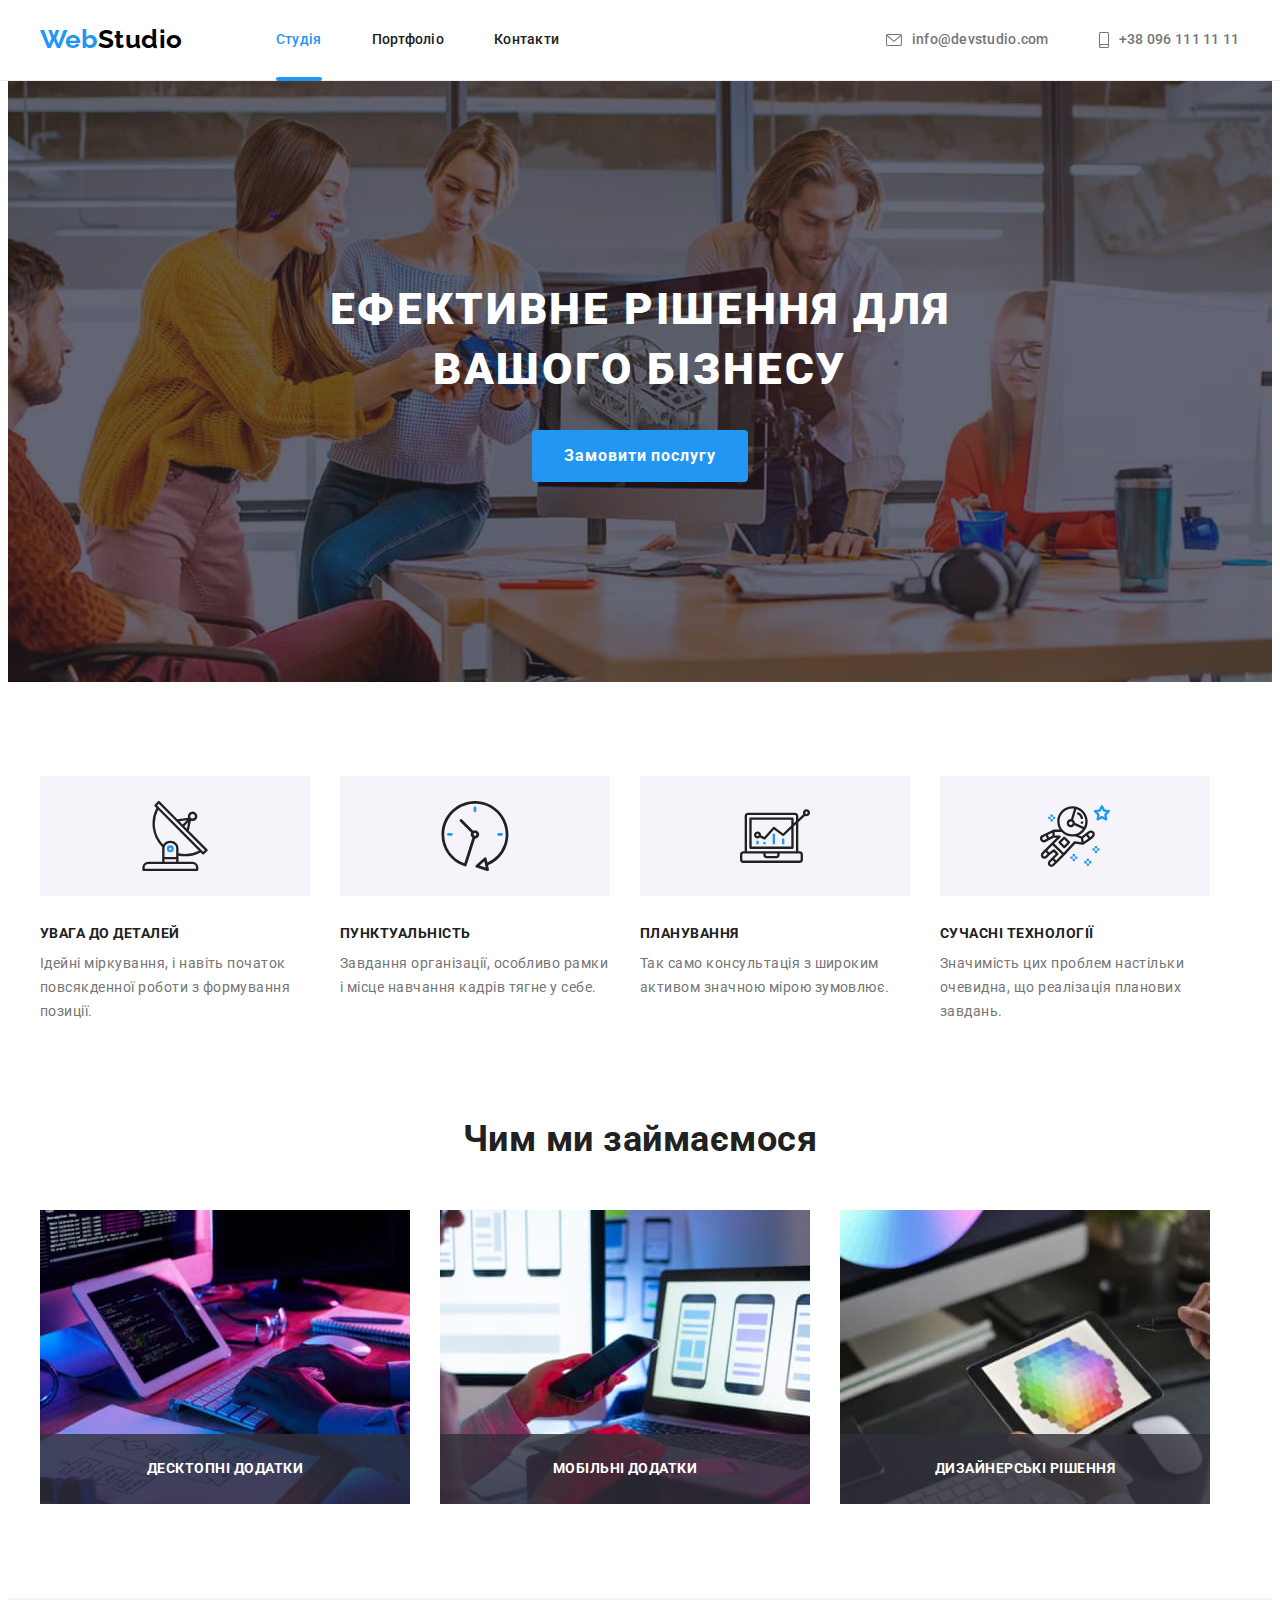
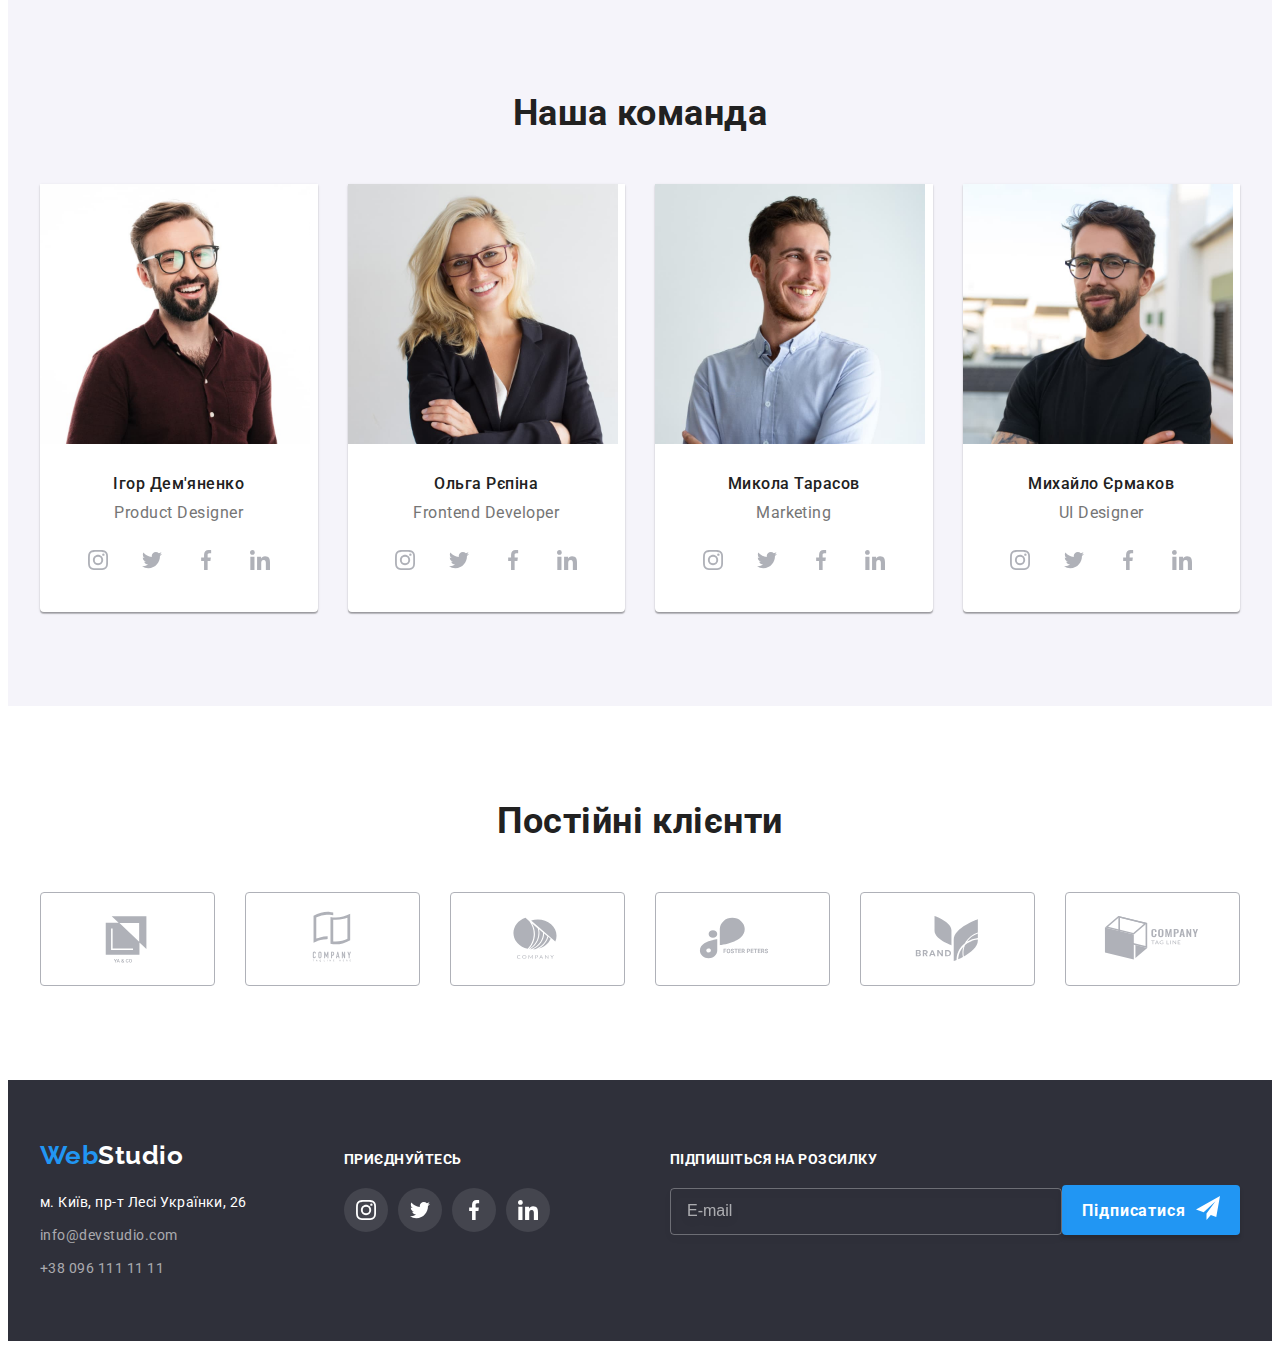
<file: index.html>
<!DOCTYPE html>
<html lang="uk">
  <head>
    <meta charset="UTF-8" />
    <meta http-equiv="X-UA-Compatible" content="IE=edge" />
    <meta name="viewport" content="width=<device-width>, initial-scale=1.0" />
    <title>WebStudio</title>
    <link rel="preconnect" href="https://fonts.googleapis.com" />
    <link rel="preconnect" href="https://fonts.gstatic.com" crossorigin />
    <link
      rel="stylesheet"
      href="https://cdnjs.cloudflare.com/ajax/libs/modern-normalize/1.1.0/modern-normalize.min.css"
      integrity="sha512-wpPYUAdjBVSE4KJnH1VR1HeZfpl1ub8YT/NKx4PuQ5NmX2tKuGu6U/JRp5y+Y8XG2tV+wKQpNHVUX03MfMFn9Q=="
      crossorigin="anonymous"
      referrerpolicy="no-referrer"
    />
    <link
      href="https://fonts.googleapis.com/css2?family=Raleway:wght@700&family=Roboto:wght@400;500;700;900&display=swap"
      rel="stylesheet"
    />
    <link rel="stylesheet" href="./css/styles.css" />
  </head>
  <body class="page">
    <header class="header">
      <div class="container">
        <nav class="header-nav">
          <a href="./index.html" lang="en" class="logo-header">
            <span class="logo-blue">Web</span>Studio
          </a>
          <ul class="site-nav">
            <li class="item">
              <a href="./index.html" class="link current">Студія</a>
            </li>
            <li class="item">
              <a href="./portfolio.html" class="link">Портфоліо</a>
            </li>
            <li class="item">
              <a href="" class="link">Контакти</a>
            </li>
          </ul>
        </nav>
        <ul class="contacts">
          <li class="contacts-item">
            <a href="mailto:info@devstudio.com" class="link"
              ><svg class="icon-contacts" width="16" height="12">
                <use href="./images/symbol-defs.svg#icon-envelope"></use></svg
              ><span>info@devstudio.com</span></a
            >
          </li>
          <li class="contacts-item">
            <a href="tel:+380961111111" class="link"
              ><svg class="icon-contacts" width="10" height="16">
                <use href="./images/symbol-defs.svg#icon-smartphone"></use></svg
              ><span>+38 096 111 11 11</span></a
            >
          </li>
        </ul>
      </div>
    </header>
    <main>
      <!-- Блок герой-->
      <section class="hero">
        <h1 class="hero-title">Ефективне рішення для вашого бізнесу</h1>
        <button type="button" class="button hero-button" data-modal-open>Замовити послугу</button>
      </section>

      <!--Особливості-->
      <section class="section">
        <div class="container">
          <h2 class="visually-hidden">Особливості</h2>
          <ul class="feature">
            <li class="item">
              <div class="icon-container">
                <svg width="70" height="70">
                  <use href="./images/symbol-defs.svg#icon-antenna"></use>
                </svg>
              </div>
              <h3 class="feature-title">Увага до деталей</h3>
              <p class="feature-text">
                Ідейні міркування, і навіть початок повсякденної роботи з формування позиції.
              </p>
            </li>
            <li class="item">
              <div class="icon-container">
                <svg width="70" height="70">
                  <use href="./images/symbol-defs.svg#icon-clock"></use>
                </svg>
              </div>
              <h3 class="feature-title">Пунктуальність</h3>
              <p class="feature-text">
                Завдання організації, особливо рамки і місце навчання кадрів тягне у себе.
              </p>
            </li>
            <li class="item">
              <div class="icon-container">
                <svg width="70" height="70">
                  <use href="./images/symbol-defs.svg#icon-diagram"></use>
                </svg>
              </div>
              <h3 class="feature-title">Планування</h3>
              <p class="feature-text">
                Так само консультація з широким активом значною мірою зумовлює.
              </p>
            </li>
            <li class="item">
              <div class="icon-container">
                <svg width="70" height="70">
                  <use href="./images/symbol-defs.svg#icon-astronaut"></use>
                </svg>
              </div>
              <h3 class="feature-title">Сучасні технології</h3>
              <p class="feature-text">
                Значимість цих проблем настільки очевидна, що реалізація планових завдань.
              </p>
            </li>
          </ul>
        </div>
      </section>
      <!--Блок з фото, чим ми займаємось-->
      <section class="section no-padding">
        <div class="container">
          <h2 class="section-title">Чим ми займаємося</h2>
          <ul class="feature">
            <li class="we-do-item">
              <img src="./images/box.jpg" alt="Декстопні додатки" width="370" height="294" />
              <p class="we-do-paragraf">Десктопні додатки</p>
            </li>
            <li class="we-do-item">
              <img src="./images/box2.jpg" alt="Мобільні додатки" width="370" height="294" />
              <p class="we-do-paragraf">Мобільні додатки</p>
            </li>
            <li class="we-do-item">
              <img src="./images/box3.jpg" alt="Дизайнерські рішення" width="370" height="294" />
              <p class="we-do-paragraf">Дизайнерські рішення</p>
            </li>
          </ul>
        </div>
      </section>
      <!--Фото команди-->
      <section class="section comand">
        <div class="container">
          <h2 class="section-title">Наша команда</h2>
          <ul class="comand-list">
            <li class="comand-item">
              <img
                src="./images/img1.jpg"
                alt="Ігор Дем'яненко Дизайнер"
                width="270"
                height="260"
              />
              <div class="about-comand">
                <h3 class="name-comand">Ігор Дем'яненко</h3>
                <p lang="en" class="work-comand">Product Designer</p>
                <ul class="social-list">
                  <li class="social-item">
                    <a href="" class="social-link">
                      <svg class="social-icon" width="20" height="20">
                        <use href="./images/symbol-defs.svg#icon-instagram"></use>
                      </svg>
                    </a>
                  </li>
                  <li class="social-item">
                    <a href="" class="social-link">
                      <svg class="social-icon" width="20" height="20">
                        <use href="./images/symbol-defs.svg#icon-twitter"></use>
                      </svg>
                    </a>
                  </li>
                  <li class="social-item">
                    <a href="" class="social-link">
                      <svg class="social-icon" width="20" height="20">
                        <use href="./images/symbol-defs.svg#icon-facebook"></use>
                      </svg>
                    </a>
                  </li>
                  <li class="social-item">
                    <a href="" class="social-link">
                      <svg class="social-icon" width="20" height="20">
                        <use href="./images/symbol-defs.svg#icon-linkedin"></use>
                      </svg>
                    </a>
                  </li>
                </ul>
              </div>
            </li>
            <li class="comand-item">
              <img
                src="./images/img2.jpg"
                alt="Ольга Рєпіна Фронтенд розробник"
                width="270"
                height="260"
              />
              <div class="about-comand">
                <h3 class="name-comand">Ольга Рєпіна</h3>
                <p lang="en" class="work-comand">Frontend Developer</p>
                <ul class="social-list">
                  <li class="social-item">
                    <a href="" class="social-link">
                      <svg class="social-icon" width="20" height="20">
                        <use href="./images/symbol-defs.svg#icon-instagram"></use>
                      </svg>
                    </a>
                  </li>
                  <li class="social-item">
                    <a href="" class="social-link">
                      <svg class="social-icon" width="20" height="20">
                        <use href="./images/symbol-defs.svg#icon-twitter"></use>
                      </svg>
                    </a>
                  </li>
                  <li class="social-item">
                    <a href="" class="social-link">
                      <svg class="social-icon" width="20" height="20">
                        <use href="./images/symbol-defs.svg#icon-facebook"></use>
                      </svg>
                    </a>
                  </li>
                  <li class="social-item">
                    <a href="" class="social-link">
                      <svg class="social-icon" width="20" height="20">
                        <use href="./images/symbol-defs.svg#icon-linkedin"></use>
                      </svg>
                    </a>
                  </li>
                </ul>
              </div>
            </li>
            <li class="comand-item">
              <img
                src="./images/img3.jpg"
                alt="Микола Тарасов Маркетолог"
                width="270"
                height="260"
              />
              <div class="about-comand">
                <h3 class="name-comand">Микола Тарасов</h3>
                <p lang="en" class="work-comand">Marketing</p>
                <ul class="social-list">
                  <li class="social-item">
                    <a href="" class="social-link">
                      <svg class="social-icon" width="20" height="20">
                        <use href="./images/symbol-defs.svg#icon-instagram"></use>
                      </svg>
                    </a>
                  </li>
                  <li class="social-item">
                    <a href="" class="social-link">
                      <svg class="social-icon" width="20" height="20">
                        <use href="./images/symbol-defs.svg#icon-twitter"></use>
                      </svg>
                    </a>
                  </li>
                  <li class="social-item">
                    <a href="" class="social-link">
                      <svg class="social-icon" width="20" height="20">
                        <use href="./images/symbol-defs.svg#icon-facebook"></use>
                      </svg>
                    </a>
                  </li>
                  <li class="social-item">
                    <a href="" class="social-link">
                      <svg class="social-icon" width="20" height="20">
                        <use href="./images/symbol-defs.svg#icon-linkedin"></use>
                      </svg>
                    </a>
                  </li>
                </ul>
              </div>
            </li>
            <li class="comand-item">
              <img
                src="./images/img4.jpg"
                alt="Михайло Єрмаков Юі Дизайнер"
                width="270"
                height="260"
              />
              <div class="about-comand">
                <h3 class="name-comand">Михайло Єрмаков</h3>
                <p lang="en" class="work-comand">UI Designer</p>
                <ul class="social-list">
                  <li class="social-item">
                    <a href="" class="social-link">
                      <svg class="social-icon" width="20" height="20">
                        <use href="./images/symbol-defs.svg#icon-instagram"></use>
                      </svg>
                    </a>
                  </li>
                  <li class="social-item">
                    <a href="" class="social-link">
                      <svg class="social-icon" width="20" height="20">
                        <use href="./images/symbol-defs.svg#icon-twitter"></use>
                      </svg>
                    </a>
                  </li>
                  <li class="social-item">
                    <a href="" class="social-link">
                      <svg class="social-icon" width="20" height="20">
                        <use href="./images/symbol-defs.svg#icon-facebook"></use>
                      </svg>
                    </a>
                  </li>
                  <li class="social-item">
                    <a href="" class="social-link">
                      <svg class="social-icon" width="20" height="20">
                        <use href="./images/symbol-defs.svg#icon-linkedin"></use>
                      </svg>
                    </a>
                  </li>
                </ul>
              </div>
            </li>
          </ul>
        </div>
      </section>
      <!-- Постійні клієнти -->
      <section class="section">
        <div class="container">
          <h2 class="section-title">Постійні клієнти</h2>
          <ul class="clients-list">
            <li class="clients-item">
              <a href="" class="clients-link"
                ><svg class="company-icon" width="106" height="60">
                  <use href="./images/symbol-defs.svg#icon-company1"></use>
                </svg>
              </a>
            </li>
            <li class="clients-item">
              <a href="" class="clients-link"
                ><svg class="company-icon" width="106" height="60">
                  <use href="./images/symbol-defs.svg#icon-company2"></use>
                </svg>
              </a>
            </li>
            <li class="clients-item">
              <a href="" class="clients-link"
                ><svg class="company-icon" width="106" height="60">
                  <use href="./images/symbol-defs.svg#icon-company3"></use>
                </svg>
              </a>
            </li>
            <li class="clients-item">
              <a href="" class="clients-link"
                ><svg class="company-icon" width="106" height="60">
                  <use href="./images/symbol-defs.svg#icon-company4"></use>
                </svg>
              </a>
            </li>
            <li class="clients-item">
              <a href="" class="clients-link"
                ><svg class="company-icon" width="106" height="60">
                  <use href="./images/symbol-defs.svg#icon-company5"></use>
                </svg>
              </a>
            </li>
            <li class="clients-item">
              <a href="" class="clients-link"
                ><svg class="company-icon" width="106" height="60">
                  <use href="./images/symbol-defs.svg#icon-company6"></use>
                </svg>
              </a>
            </li>
          </ul>
        </div>
      </section>
    </main>
    <footer class="page-footer">
      <div class="container">
        <div class="footer-adress">
          <a href="./index.html" lang="en" class="footer-logo">
            <span class="logo-blue">Web</span>Studio
          </a>
          <address class="adress">
            <ul class="adress-list">
              <li class="adress-item">
                <a
                  href="https://www.google.com/maps/place/%D0%B1%D1%83%D0%BB%D1%8C%D0%B2%D0%B0%D1%80+%D0%9B%D0%B5%D1%81%D1%96+%D0%A3%D0%BA%D1%80%D0%B0%D1%97%D0%BD%D0%BA%D0%B8,+26,+%D0%9A%D0%B8%D1%97%D0%B2,+%D0%A3%D0%BA%D1%80%D0%B0%D1%97%D0%BD%D0%B0,+02000/@50.4265807,30.5361971,17z/data=!3m1!4b1!4m5!3m4!1s0x40d4cf0e033ecbe9:0x57a4dffefec77da0!8m2!3d50.4265807!4d30.5383858?hl=uk"
                  target="_blank"
                  rel="noopener noreferrer nofollow"
                  class="adress-link"
                >
                  м. Київ, пр-т Лесі Українки, 26
                </a>
              </li>
              <li class="adress-item">
                <a href="mailto:info@devstudio.com" class="footer-contacts">info@devstudio.com</a>
              </li>
              <li class="adress-item">
                <a href="tel:+380961111111" class="footer-contacts">+38 096 111 11 11</a>
              </li>
            </ul>
          </address>
        </div>
        <div class="footer-social">
          <p class="footer-title">Приєднуйтесь</p>
          <ul class="social-list">
            <li class="social-item">
              <a href="" class="footer-social-link">
                <svg class="social-icon" width="20" height="20">
                  <use href="./images/symbol-defs.svg#icon-instagram"></use>
                </svg>
              </a>
            </li>
            <li class="social-item">
              <a href="" class="footer-social-link">
                <svg class="social-icon" width="20" height="20">
                  <use href="./images/symbol-defs.svg#icon-twitter"></use>
                </svg>
              </a>
            </li>
            <li class="social-item">
              <a href="" class="footer-social-link">
                <svg class="social-icon" width="20" height="20">
                  <use href="./images/symbol-defs.svg#icon-facebook"></use>
                </svg>
              </a>
            </li>
            <li class="social-item">
              <a href="" class="footer-social-link">
                <svg class="social-icon" width="20" height="20">
                  <use href="./images/symbol-defs.svg#icon-linkedin"></use>
                </svg>
              </a>
            </li>
          </ul>
        </div>
        <form class="mailing-list">
          <div class="form-field">
            <p class="footer-title">Підпишіться на розсилку</p>
            <input type="email" name="footer-email" placeholder="E-mail" class="footer-input" />
          </div>

          <button type="submit" class="button footer-button">
            Підписатися
            <svg width="24" height="24" class="footer-send-icon">
              <use href="./images/symbol-defs.svg#icon-send"></use>
            </svg>
          </button>
        </form>
      </div>
    </footer>
    <!-- backdrop -->
    <div class="backdrop is-hidden" data-modal>
      <div class="modal">
        <button type="button" class="modal-button" data-modal-close>
          <svg width="16" height="15" class="icon-close">
            <use href="./images/symbol-defs.svg#icon-close-black"></use>
          </svg>
        </button>
        <p class="form-text">Залиште свої дані, ми вам передзвонимо</p>
        <form class="form">
          <div class="form-field">
            <label for="user-name" class="form-label">Ім'я</label>
            <div class="input-field">
              <input type="text" name="user-name" id="user-name" class="form-input" />
              <svg width="18" height="18" class="form-icon">
                <use href="./images/symbol-defs.svg#icon-person-black"></use>
              </svg>
            </div>
          </div>
          <div class="form-field">
            <label for="user-tel" class="form-label">Телефон</label>
            <div class="input-field">
              <input type="tel" name="user-tel" id="user-tel" class="form-input" />
              <svg width="18" height="18" class="form-icon">
                <use href="./images/symbol-defs.svg#icon-phone-black"></use>
              </svg>
            </div>
          </div>
          <div class="form-field">
            <label for="user-email" class="form-label">Пошта</label>
            <div class="input-field">
              <input type="email" name="user-email" id="user-email" class="form-input" />
              <svg width="18" height="18" class="form-icon">
                <use href="./images/symbol-defs.svg#icon-email-black"></use>
              </svg>
            </div>
          </div>
          <div class="form-field form-field--margin">
            <label for="comment" class="form-label">Коментар</label>
            <textarea
              name="comment"
              id="comment"
              autocomplete="off"
              placeholder="Введіть текст"
              class="form-comment"
            ></textarea>
          </div>
          <div class="form-field policy-field">
            <input type="checkbox" name="policy" id="policy" class="policy-input visually-hidden" />
            <label for="policy" class="policy-label">
              <span class="policy-icon">
                <svg width="11" height="8" class="check-icon">
                  <use href="./images/symbol-defs.svg#icon-Check"></use></svg></span
              ><span
                >Погоджуюся з розсилкою та приймаю
                <a href="" class="policy-link"> Умови договору</a></span
              ></label
            >
          </div>
          <button type="submit" name="submit-button" class="button submit-button">
            Відправити
          </button>
        </form>
      </div>
    </div>
    <script src="./js/modal.js"></script>
  </body>
</html>
</file>
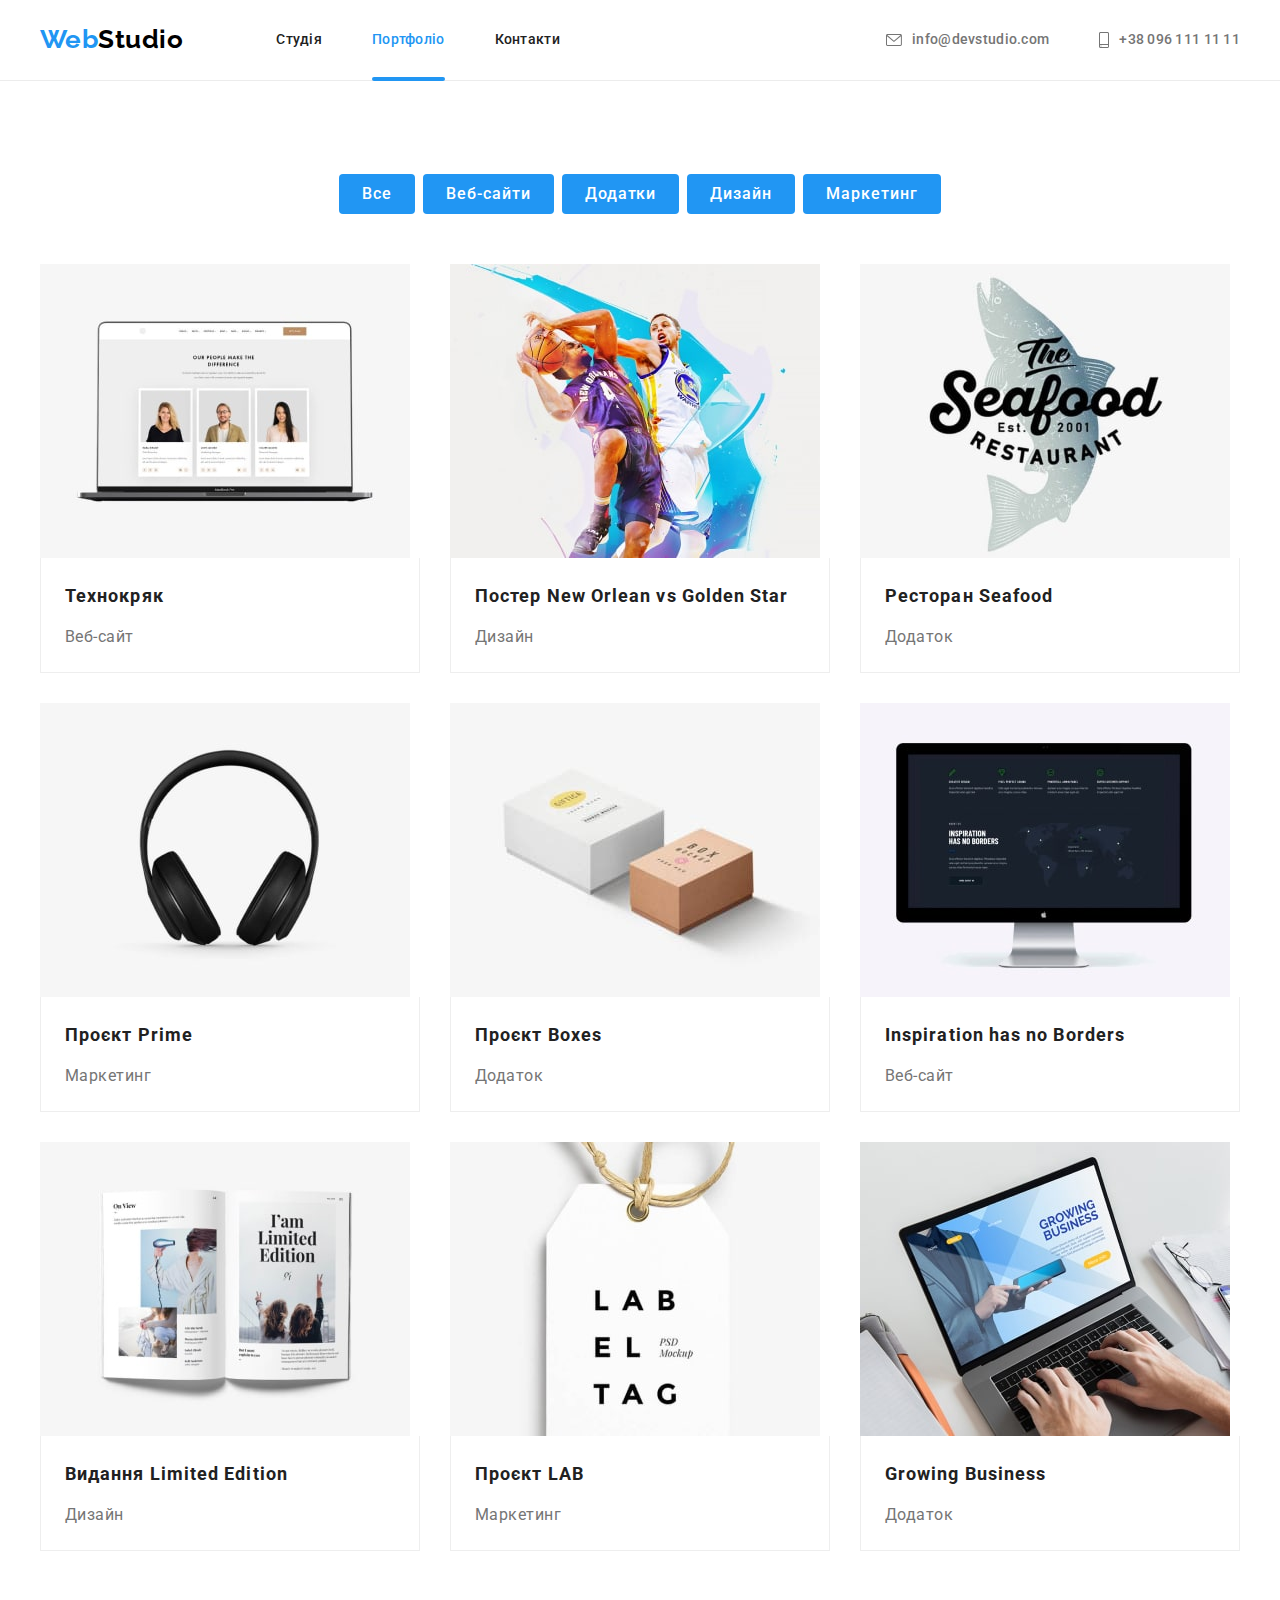
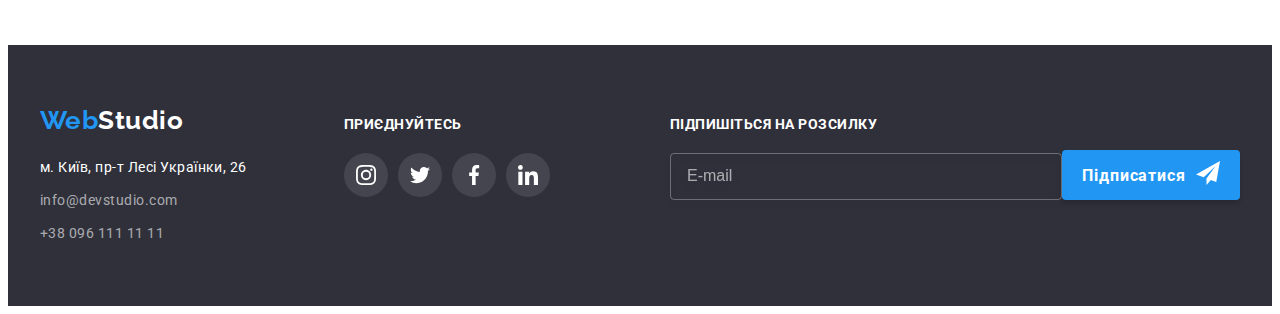
<file: portfolio.html>
<!DOCTYPE html>
<html lang="uk">
  <head>
    <meta charset="UTF-8" />
    <meta http-equiv="X-UA-Compatible" content="IE=edge" />
    <meta name="viewport" content="width=device-width, initial-scale=1.0" />
    <title>WebStudio</title>
    <link rel="preconnect" href="https://fonts.googleapis.com" />
    <link rel="preconnect" href="https://fonts.gstatic.com" crossorigin />
    <link
      rel="stylesheet"
      href="https://cdnjs.cloudflare.com/ajax/libs/modern-normalize/1.1.0/modern-normalize.min.css"
      integrity="sha512-wpPYUAdjBVSE4KJnH1VR1HeZfpl1ub8YT/NKx4PuQ5NmX2tKuGu6U/JRp5y+Y8XG2tV+wKQpNHVUX03MfMFn9Q=="
      crossorigin="anonymous"
      referrerpolicy="no-referrer"
    />
    <link
      href="https://fonts.googleapis.com/css2?family=Raleway:wght@700&family=Roboto:wght@400;500;700;900&display=swap"
      rel="stylesheet"
    />
    <link rel="stylesheet" href="./css/styles.css" />
  </head>
  <body class="page">
    <header class="header">
      <div class="container">
        <nav class="header-nav">
          <a href="./index.html" lang="en" class="logo-header">
            <span class="logo-blue">Web</span>Studio
          </a>
          <ul class="site-nav">
            <li class="item">
              <a href="./index.html" class="link">Студія</a>
            </li>
            <li class="item">
              <a href="./portfolio.html" class="link current">Портфоліо</a>
            </li>
            <li class="item">
              <a href="" class="link">Контакти</a>
            </li>
          </ul>
        </nav>
        <ul class="contacts">
          <li class="contacts-item">
            <a href="mailto:info@devstudio.com" class="link"
              ><svg class="icon-contacts" width="16" height="12">
                <use href="./images/symbol-defs.svg#icon-envelope"></use></svg
              ><span>info@devstudio.com</span></a
            >
          </li>
          <li class="contacts-item">
            <a href="tel:+380961111111" class="link"
              ><svg class="icon-contacts" width="10" height="16">
                <use href="./images/symbol-defs.svg#icon-smartphone"></use></svg
              ><span>+38 096 111 11 11</span></a
            >
          </li>
        </ul>
      </div>
    </header>
    <main>
      <section class="section">
        <div class="container">
          <h1 class="visually-hidden">Портфоліо</h1>
          <ul class="portfolio-filters">
            <li class="item"><button type="button" class="button button-portfolio">Все</button></li>
            <li class="item">
              <button type="button" class="button button-portfolio">Веб-сайти</button>
            </li>
            <li class="item">
              <button type="button" class="button button-portfolio">Додатки</button>
            </li>
            <li class="item">
              <button type="button" class="button button-portfolio">Дизайн</button>
            </li>
            <li class="item">
              <button type="button" class="button button-portfolio">Маркетинг</button>
            </li>
          </ul>
          <ul class="portfolio-work">
            <li class="item">
              <a href="" class="portfolio-link">
                <div class="portfolio-action">
                  <img
                    src="./images/portfolio-1.jpg"
                    alt="На ноутбуці відкрита веб-сторінка"
                    width="370"
                    height="294"
                  />
                  <p class="paragraf-action">
                    Ресурс пропонує комплексні пропозиції з різним рівнем функціоналу та сервісів.
                    Все це дозволить відвідувачу отримати вичерпні відомості про компанію чи
                    приватну особу.
                  </p>
                </div>
                <div class="portfolio-caption">
                  <h3 class="proekt">Технокряк</h3>
                  <p class="proekt-work">Веб-сайт</p>
                </div>
              </a>
            </li>
            <li class="item">
              <a href="" class="portfolio-link">
                <div class="portfolio-action">
                  <img
                    src="./images/portfolio-2.jpg"
                    alt="Гра в баскетбол"
                    width="370"
                    height="294"
                  />
                  <p class="paragraf-action">
                    Ресурс пропонує комплексні пропозиції з різним рівнем функціоналу та сервісів.
                    Все це дозволить відвідувачу отримати вичерпні відомості про компанію чи
                    приватну особу.
                  </p>
                </div>
                <div class="portfolio-caption">
                  <h3 class="proekt">Постер New Orlean vs Golden Star</h3>
                  <p class="proekt-work">Дизайн</p>
                </div>
              </a>
            </li>
            <li class="item">
              <a href="" class="portfolio-link">
                <div class="portfolio-action">
                  <img
                    src="./images/portfolio-3.jpg"
                    alt="Емблема рибного ресторану"
                    width="370"
                    height="294"
                  />
                  <p class="paragraf-action">
                    Ресурс пропонує комплексні пропозиції з різним рівнем функціоналу та сервісів.
                    Все це дозволить відвідувачу отримати вичерпні відомості про компанію чи
                    приватну особу.
                  </p>
                </div>
                <div class="portfolio-caption">
                  <h3 class="proekt">Ресторан Seafood</h3>
                  <p class="proekt-work">Додаток</p>
                </div>
              </a>
            </li>
            <li class="item">
              <a href="" class="portfolio-link">
                <div class="portfolio-action">
                  <img src="./images/portfolio-4.jpg" alt="Гарнітура" width="370" height="294" />
                  <p class="paragraf-action">
                    Ресурс пропонує комплексні пропозиції з різним рівнем функціоналу та сервісів.
                    Все це дозволить відвідувачу отримати вичерпні відомості про компанію чи
                    приватну особу.
                  </p>
                </div>
                <div class="portfolio-caption">
                  <h3 class="proekt">Проєкт Prime</h3>
                  <p class="proekt-work">Маркетинг</p>
                </div>
              </a>
            </li>
            <li class="item">
              <a href="" class="portfolio-link">
                <div class="portfolio-action">
                  <img src="./images/portfolio-5.jpg" alt="Дві коробки" width="370" height="294" />
                  <p class="paragraf-action">
                    Ресурс пропонує комплексні пропозиції з різним рівнем функціоналу та сервісів.
                    Все це дозволить відвідувачу отримати вичерпні відомості про компанію чи
                    приватну особу.
                  </p>
                </div>
                <div class="portfolio-caption">
                  <h3 class="proekt">Проєкт Boxes</h3>
                  <p class="proekt-work">Додаток</p>
                </div>
              </a>
            </li>
            <li class="item">
              <a href="" class="portfolio-link">
                <div class="portfolio-action">
                  <img
                    src="./images/portfolio-6.jpg"
                    alt="Комп'ютер на екрані якого відкрито веб-сторінку"
                    width="370"
                    height="294"
                  />
                  <p class="paragraf-action">
                    Ресурс пропонує комплексні пропозиції з різним рівнем функціоналу та сервісів.
                    Все це дозволить відвідувачу отримати вичерпні відомості про компанію чи
                    приватну особу.
                  </p>
                </div>
                <div class="portfolio-caption">
                  <h3 lang="en" class="proekt">Inspiration has no Borders</h3>
                  <p class="proekt-work">Веб-сайт</p>
                </div>
              </a>
            </li>
            <li class="item">
              <a href="" class="portfolio-link">
                <div class="portfolio-action">
                  <img
                    src="./images/portfolio-7.jpg"
                    alt="Розворот журналу"
                    width="370"
                    height="294"
                  />
                  <p class="paragraf-action">
                    Ресурс пропонує комплексні пропозиції з різним рівнем функціоналу та сервісів.
                    Все це дозволить відвідувачу отримати вичерпні відомості про компанію чи
                    приватну особу.
                  </p>
                </div>
                <div class="portfolio-caption">
                  <h3 class="proekt">Видання Limited Edition</h3>
                  <p class="proekt-work">Дизайн</p>
                </div>
              </a>
            </li>
            <li class="item">
              <a href="" class="portfolio-link">
                <div class="portfolio-action">
                  <img
                    src="./images/portfolio-8.jpg"
                    alt="Біла бірка з написом"
                    width="370"
                    height="294"
                  />
                  <p class="paragraf-action">
                    Ресурс пропонує комплексні пропозиції з різним рівнем функціоналу та сервісів.
                    Все це дозволить відвідувачу отримати вичерпні відомості про компанію чи
                    приватну особу.
                  </p>
                </div>
                <div class="portfolio-caption">
                  <h3 class="proekt">Проєкт LAB</h3>
                  <p class="proekt-work">Маркетинг</p>
                </div>
              </a>
            </li>
            <li class="item">
              <a href="" class="portfolio-link">
                <div class="portfolio-action">
                  <img
                    src="./images/portfolio-9.jpg"
                    alt="Екран ноутбуку, на якому відкрито веб-сторінку"
                    width="370"
                    height="294"
                  />
                  <p class="paragraf-action">
                    Ресурс пропонує комплексні пропозиції з різним рівнем функціоналу та сервісів.
                    Все це дозволить відвідувачу отримати вичерпні відомості про компанію чи
                    приватну особу.
                  </p>
                </div>
                <div class="portfolio-caption">
                  <h3 lang="en" class="proekt">Growing Business</h3>
                  <p class="proekt-work">Додаток</p>
                </div>
              </a>
            </li>
          </ul>
        </div>
      </section>
    </main>
    <footer class="page-footer">
      <div class="container">
        <div class="footer-adress">
          <a href="./index.html" lang="en" class="footer-logo">
            <span class="logo-blue">Web</span>Studio
          </a>
          <address class="adress">
            <ul class="adress-list">
              <li class="adress-item">
                <a
                  href="https://www.google.com/maps/place/%D0%B1%D1%83%D0%BB%D1%8C%D0%B2%D0%B0%D1%80+%D0%9B%D0%B5%D1%81%D1%96+%D0%A3%D0%BA%D1%80%D0%B0%D1%97%D0%BD%D0%BA%D0%B8,+26,+%D0%9A%D0%B8%D1%97%D0%B2,+%D0%A3%D0%BA%D1%80%D0%B0%D1%97%D0%BD%D0%B0,+02000/@50.4265807,30.5361971,17z/data=!3m1!4b1!4m5!3m4!1s0x40d4cf0e033ecbe9:0x57a4dffefec77da0!8m2!3d50.4265807!4d30.5383858?hl=uk"
                  target="_blank"
                  rel="noopener noreferrer nofollow"
                  class="adress-link"
                >
                  м. Київ, пр-т Лесі Українки, 26
                </a>
              </li>
              <li class="adress-item">
                <a href="mailto:info@devstudio.com" class="footer-contacts">info@devstudio.com</a>
              </li>
              <li class="adress-item">
                <a href="tel:+380961111111" class="footer-contacts">+38 096 111 11 11</a>
              </li>
            </ul>
          </address>
        </div>
        <div class="footer-social">
          <p class="footer-title">Приєднуйтесь</p>
          <ul class="social-list">
            <li class="social-item">
              <a href="" class="footer-social-link">
                <svg class="social-icon" width="20" height="20">
                  <use href="./images/symbol-defs.svg#icon-instagram"></use>
                </svg>
              </a>
            </li>
            <li class="social-item">
              <a href="" class="footer-social-link">
                <svg class="social-icon" width="20" height="20">
                  <use href="./images/symbol-defs.svg#icon-twitter"></use>
                </svg>
              </a>
            </li>
            <li class="social-item">
              <a href="" class="footer-social-link">
                <svg class="social-icon" width="20" height="20">
                  <use href="./images/symbol-defs.svg#icon-facebook"></use>
                </svg>
              </a>
            </li>
            <li class="social-item">
              <a href="" class="footer-social-link">
                <svg class="social-icon" width="20" height="20">
                  <use href="./images/symbol-defs.svg#icon-linkedin"></use>
                </svg>
              </a>
            </li>
          </ul>
        </div>
        <form class="mailing-list">
          <div class="form-field">
            <p class="footer-title">Підпишіться на розсилку</p>
            <input type="email" name="footer-email" placeholder="E-mail" class="footer-input" />
          </div>

          <button type="submit" class="button footer-button">
            Підписатися
            <svg width="24" height="24" class="footer-send-icon">
              <use href="./images/symbol-defs.svg#icon-send"></use>
            </svg>
          </button>
        </form>
      </div>
    </footer>
  </body>
</html>
</file>
<file: css/styles.css>
/* основний колір тексту */
/* другорядний колір тексту  */
/* контакти в футері */
/* текст на темному */
/* акцент  */
/* бекграунд основний #E5E5E5 */
/* бекграунд герой і футер #2F303A */
/* бекгр хедер  */
/* бекграунд команд  */
:root {
  --brand-color: #2196f3;
  --text-color: #757575;
  --title-text-color: #212121;
  --white-color: #ffffff;
  --black-color: #000000;
  --footer-contact-color: rgba(255, 255, 255, 0.6);
  --fon-color: #e5e5e5;
  --dark-fon: #2f303a;
  --comand-fon: #f5f4fa;
  --border-header-color: #ececec;
  --icon-color: #afb1b8;
  --portfolio-action-color: rgba(33, 150, 243, 0.9);
  --backdrop-color: rgba(0, 0, 0, 0.2);
  --hover-time: 250ms;
  --hover-bezier: cubic-bezier(0.4, 0, 0.2, 1);
}
.page {
  margin-top: 80px;

  background-color: var(--white-color);
  color: var(--text-color);

  font-family: Roboto, sans-serif;
  letter-spacing: 0.03em;
}
ul {
  list-style: none;
  margin: 0;
  padding: 0;
}
a {
  text-decoration: none;
}
img {
  display: block;
  max-width: 100%;
  height: auto;
}
p {
  margin: 0;
}
.container {
  width: 100%;
  max-width: 1200px;
  padding-left: 15px;
  padding-right: 15px;
  margin-right: auto;
  margin-left: auto;
}

/* index.html */
/* header */
.header {
  position: fixed;
  top: 0;
  left: 50%;
  z-index: 1;

  transform: translate(-50%);

  min-width: 1600px;

  background-color: var(--white-color);
  border-bottom: 1px solid var(--border-header-color);
}
.header > .container {
  display: flex;
}
.header-nav {
  display: flex;
  align-items: center;
}

.logo-header {
  color: var(--black-color);

  font-family: 'Raleway';
  font-weight: 700;
  font-size: 26px;
  line-height: 1.2;
}
.logo-blue {
  color: var(--brand-color);
}
/* site nav */
.site-nav {
  display: flex;

  margin-left: 93px;
  gap: 50px;
}

.site-nav .link {
  display: block;
  position: relative;

  padding-top: 32px;
  padding-bottom: 32px;

  transition: color var(--hover-time) var(--hover-bezier);

  color: var(--title-text-color);

  font-weight: 500;
  font-size: 14px;
  line-height: 1.14;
  letter-spacing: 0.02em;
}
.link:hover,
.link:focus {
  color: var(--brand-color);
}
.site-nav .link.current {
  color: var(--brand-color);
}
.site-nav .link.current::after {
  content: '';
  display: block;

  position: absolute;
  bottom: -1px;
  left: 0;

  width: 100%;
  height: 4px;

  background: var(--brand-color);
  border-radius: 2px;
}
/* contacts nav */
.contacts {
  display: flex;
  margin-left: auto;
  gap: 50px;
}

.contacts .link {
  display: inline-flex;
  align-items: center;
  padding-top: 32px;
  padding-bottom: 32px;

  transition: color var(--hover-time) var(--hover-bezier);

  color: var(--text-color);

  font-weight: 500;
  font-size: 14px;
  line-height: 1.14;
  letter-spacing: 0.02em;
}
.icon-contacts {
  margin-right: 10px;

  fill: currentColor;
}
.contacts .link:hover,
.contacts .link:focus {
  color: var(--brand-color);
}

/* hero */
.hero {
  padding-top: 200px;
  padding-bottom: 200px;

  max-width: 1600px;
  height: 600psx;
  margin-left: auto;
  margin-right: auto;

  background-color: var(--dark-fon);

  background-image: linear-gradient(to right, rgba(47, 48, 58, 0.4), rgba(47, 48, 58, 0.4)),
    url(../images/hero.jpg);
  background-repeat: no-repeat;
  background-position: center;
  background-size: cover;

  text-align: center;
}
.hero-title {
  /* display: block; */
  margin-top: 0;
  margin-bottom: 30px;
  margin-left: auto;
  margin-right: auto;

  max-width: 696px;

  color: var(--white-color);

  font-weight: 900;
  font-size: 44px;
  line-height: 1.36;
  letter-spacing: 0.06em;
  text-transform: uppercase;
}
.button {
  padding: 10px 0;

  color: var(--white-color);
  background-color: var(--brand-color);
  border: 1px solid transparent;

  font-weight: 700;
  font-size: 16px;
  line-height: 1.88;
  text-align: center;
  letter-spacing: 0.06em;
  font-family: inherit;

  cursor: pointer;

  border-radius: 4px;
}
.hero-button {
  display: inline-block;
  min-width: 216px;
}
/* section feature */
.section {
  padding-top: 94px;
  padding-bottom: 94px;
}

.section.no-padding {
  padding-top: 0;
}
.visually-hidden {
  position: absolute;
  width: 1px;
  height: 1px;
  margin: -1px;
  border: 0;
  padding: 0;
  white-space: nowrap;
  clip-path: inset(100%);
  clip: rect(0 0 0 0);
  overflow: hidden;
}
.feature {
  display: flex;
  gap: 30px;
}
.feature > .item {
  width: 270px;
}
.icon-container {
  display: flex;
  align-items: center;
  justify-content: center;

  height: 120px;
  width: 100%;
  margin-bottom: 30px;

  background-color: var(--comand-fon);
}
.feature-title,
.section-title,
.name-comand {
  color: var(--title-text-color);

  margin-top: 0;
}
.feature-title {
  margin-bottom: 10px;

  font-weight: 700;
  font-size: 14px;
  line-height: 1.14;
  text-transform: uppercase;
}
.feature-text {
  margin-top: 0;
  margin-bottom: 0;

  font-size: 14px;
  line-height: 1.71;
}
/* section what we do */
.section-title {
  margin-bottom: 50px;

  font-weight: 700;
  font-size: 36px;
  line-height: 1.17;
  text-align: center;
}
.we-do-item {
  position: relative;
}

.we-do-paragraf {
  position: absolute;

  display: flex;
  align-items: center;
  justify-content: center;

  bottom: 0;
  width: 100%;
  height: 70px;

  background: rgba(47, 48, 58, 0.8);

  font-weight: 700;
  font-size: 14px;
  line-height: 1.14;
  text-transform: uppercase;

  color: var(--white-color);
}

/* comand section */
.comand {
  max-width: 1600px;
  margin-left: auto;
  margin-right: auto;

  background-color: var(--comand-fon);
}
.comand-list {
  display: flex;
  gap: 30px;
}
.comand-item {
  width: calc((100% - 90px) / 4);

  background-color: var(--white-color);
  box-shadow: 0px 1px 3px rgba(0, 0, 0, 0.12), 0px 1px 1px rgba(0, 0, 0, 0.14),
    0px 2px 1px rgba(0, 0, 0, 0.2);
  border-radius: 0px 0px 4px 4px;
}
.about-comand {
  padding-top: 30px;
  padding-bottom: 30px;
}
.name-comand {
  margin-bottom: 10px;

  font-weight: 500;
  font-size: 16px;
  line-height: 1.2;
  text-align: center;
}
.work-comand {
  margin-top: 0;
  margin-bottom: 16px;

  font-size: 16px;
  line-height: 1.2;
  text-align: center;
}
.social-list {
  display: flex;
  gap: 10px;

  margin-right: auto;
  margin-left: auto;
  max-width: 206px;
}

.social-item {
  width: calc((100% - 30px) / 4);
}
.social-link {
  display: flex;
  align-items: center;
  justify-content: center;

  width: 44px;
  height: 44px;

  border-radius: 50%;

  transition: color var(--hover-time) var(--hover-bezier),
    background-color var(--hover-time) var(--hover-bezier);

  color: var(--icon-color);
}
.social-icon {
  width: 20px;

  fill: currentColor;
}
.social-link:hover {
  background-color: var(--brand-color);
  color: var(--white-color);
}

/* clients company */
.clients-list {
  display: flex;
  gap: 30px;
}
.clients-item {
  width: calc((100% - 150px) / 6);
}
.clients-link {
  display: flex;
  align-items: center;
  justify-content: center;

  height: 92px;

  color: var(--icon-color);

  border: 1px solid var(--icon-color);
  border-radius: 4px;

  transition: color var(--hover-time) var(--hover-bezier),
    border-color var(--hover-time) var(--hover-bezier);
}
.company-icon {
  fill: currentColor;
}

.clients-link:hover,
.clients-link:focus {
  color: var(--brand-color);

  border-color: var(--brand-color);
}

/* footer */
.page-footer {
  max-width: 1600px;
  margin-left: auto;
  margin-right: auto;

  padding-top: 60px;
  padding-bottom: 60px;

  background-color: var(--dark-fon);
}
.page-footer > .container {
  display: flex;
  align-items: baseline;
  justify-content: space-between;
}
.footer-logo {
  margin-bottom: 20px;
  display: block;

  color: var(--white-color);
  font-family: 'Raleway';
  font-weight: 700;
  font-size: 26px;
  line-height: 1.2;
}
.footer-contacts {
  transition: color var(--hover-time) var(--hover-bezier);

  color: var(--footer-contact-color);
}
.adress-link {
  transition: color var(--hover-time) var(--hover-bezier);

  color: var(--white-color);
}
.adress-link:hover,
.adress-link:focus,
.footer-contacts:hover,
.footer-contacts:focus {
  color: var(--brand-color);
}
.adress {
  font-style: normal;
  font-weight: 400;
  font-size: 14px;
  line-height: 1.71;
}
.adress-item + .adress-item {
  margin-top: 9px;
}
.footer-social {
  margin-left: 70px;
}
.footer-title {
  margin-top: 0;
  margin-bottom: 20px;

  font-weight: 700;
  font-size: 14px;
  line-height: 1.14;
  text-transform: uppercase;

  color: #ffffff;
}
.footer-social-link {
  display: flex;
  align-items: center;
  justify-content: center;

  width: 44px;
  height: 44px;

  border-radius: 50%;

  background-color: rgba(255, 255, 255, 0.1);
  color: #fff;

  transition: background-color var(--hover-time) var(--hover-bezier);
}
.footer-social-link:hover,
.footer-social-link:focus {
  background-color: var(--brand-color);
}
.mailing-list {
  display: flex;
  align-items: flex-end;
  justify-content: space-between;
  width: 570px;
  margin-left: 93px;
}
.mailing-list > .form-field {
  margin-bottom: 0;
}

.footer-input {
  margin: 0;
  padding: 15px 16px;
  width: 358px;
  background-color: inherit;

  border: 1px solid rgba(255, 255, 255, 0.3);
  filter: drop-shadow(0px 4px 4px rgba(0, 0, 0, 0.15));
  border-radius: 4px;
  outline: transparent;

  color: var(--fon-color);

  transition: border-color var(--hover-time) var(--hover-bezier);
}

.footer-input::placeholder {
  font-weight: 400;
  font-size: 16px;
  line-height: 1.25;

  color: var(--footer-contact-color);
}

.footer-button {
  display: flex;
  justify-content: center;
  gap: 10px;
  width: 200px;
  height: 50px;

  box-shadow: 0px 4px 4px rgba(0, 0, 0, 0.15);
}

/* backdrop */

.backdrop {
  position: fixed;
  top: 0;
  left: 0;
  z-index: 2;
  opacity: 1;

  width: 100%;
  height: 100%;

  background-color: var(--backdrop-color);

  transition: opacity var(--hover-time) var(--hover-bezier),
    visibility var(--hover-time) var(--hover-bezier);
}
.is-hidden {
  opacity: 0;
  visibility: hidden;
  pointer-events: none;
}
.backdrop.is-hidden .modal {
  transform: translate(-50%, -50%) scale(0.5);
}
.modal {
  position: absolute;
  top: 50%;
  left: 50%;

  width: 528px;
  height: 581px;
  padding: 40px;

  transform: translate(-50%, -50%) scale(1);

  background-color: var(--white-color);
  box-shadow: 0px 1px 3px rgba(0, 0, 0, 0.12), 0px 1px 1px rgba(0, 0, 0, 0.14),
    0px 2px 1px rgba(0, 0, 0, 0.2);
  border-radius: 4px;

  transition: transform var(--hover-time) var(--hover-bezier);
}
.modal-button {
  position: absolute;
  top: 8px;
  right: 8px;

  display: flex;
  align-items: center;
  justify-content: center;

  width: 30px;
  height: 30px;

  border-radius: 50%;
  border: 1px solid rgba(0, 0, 0, 0.1);
  background-color: var(--white-color);

  cursor: pointer;

  transition: color var(--hover-time) var(--hover-bezier);
}

.icon-close {
  fill: currentColor;
}

.modal-button:hover,
.modal-button:focus {
  color: var(--brand-color);
}
.form {
  width: 100%;
}
.form-text {
  margin-bottom: 12px;

  text-align: center;

  font-weight: 700;
  font-size: 20px;
  line-height: 1.15;

  color: var(--title-text-color);
}
.form-field {
  display: flex;
  flex-direction: column;

  margin-bottom: 10px;
}
.form-label {
  margin-bottom: 4px;
  font-size: 12px;
  line-height: 1.17;
  letter-spacing: 0.01em;
}
.input-field {
  position: relative;
}
.form-input {
  width: 100%;
  height: 40px;

  margin: 0;
  padding: 11px 12px 11px 42px;

  color: var(--text-color);
  border: 1px solid rgba(33, 33, 33, 0.2);
  border-radius: 4px;
  outline: transparent;

  transition: border-color var(--hover-time) var(--hover-bezier);
}
.form-icon {
  position: absolute;
  top: 50%;
  left: 12px;

  transform: translateY(-50%);

  display: inline-block;
  width: 18px;
  height: 18px;

  transition: fill var(--hover-time) var(--hover-bezier);
}
.form-field:focus-within {
  fill: var(--brand-color);
}
.form-input:focus,
.footer-input:focus,
.form-comment:focus {
  border-color: var(--brand-color);
}
.form-field--margin {
  margin-bottom: 20px;
}

.form-comment {
  width: 100%;
  height: 120px;

  margin: 0;
  padding: 12px 16px;

  color: var(--text-color);

  border: 1px solid rgba(33, 33, 33, 0.2);
  border-radius: 4px;
  outline: transparent;

  resize: none;

  transition: border-color var(--hover-time) var(--hover-bezier);
}
.form-comment::placeholder {
  font-size: 12px;
  line-height: 1.17;
  letter-spacing: 0.01em;

  color: rgba(117, 117, 117, 0.5);
}
.policy-field {
  margin-bottom: 30px;
}
.policy-label {
  display: flex;
  align-items: center;
  justify-content: center;

  font-size: 14px;
  line-height: 1.71;
}
.policy-icon {
  position: relative;
  display: inline-block;
  margin-right: 7px;

  width: 16px;
  height: 15px;
  border: 1px solid var(--title-text-color);
  border-radius: 2px;

  transition: background-color var(--hover-time) var(--hover-bezier),
    border-color var(--hover-time) var(--hover-bezier);
}
.check-icon {
  position: absolute;
  top: 50%;
  left: 50%;

  opacity: 0;

  transform: translate(-50%, -50%);
  transition: opacity var(--hover-time) var(--hover-bezier);
}
.policy-input:checked + .policy-label .policy-icon {
  background-color: var(--brand-color);
  border: none;
}
.policy-input:checked + .policy-label .check-icon {
  opacity: 1;
}

.policy-link {
  position: relative;
  color: var(--brand-color);
}
.policy-link::after {
  content: '';
  display: inline-block;
  position: absolute;
  left: 0;
  bottom: 2px;

  width: 100%;
  height: 1px;

  background-color: var(--brand-color);
}

.submit-button {
  display: block;

  width: 200px;

  margin-left: auto;
  margin-right: auto;

  box-shadow: 0px 4px 4px rgba(0, 0, 0, 0.15);
  border-radius: 4px;
}

/* portfolio.html */
.portfolio-filters {
  display: flex;
  justify-content: center;
  gap: 8px;

  margin-bottom: 50px;
}

.button-portfolio {
  padding: 6px 22px;

  font-weight: 500;
  font-size: 16px;
  line-height: 1.62;

  transition: color var(--hover-time) var(--hover-bezier),
    background-color var(--hover-time) var(--hover-bezier),
    box-shadow var(--hover-time) var(--hover-bezier);
}
.button-portfolio:hover,
.button-portfolio:focus {
  color: var(--white-color);
  background-color: var(--brand-color);

  box-shadow: 0px 4px 4px 0px rgba(0, 0, 0, 0.25);
}
.portfolio-work {
  display: flex;
  flex-wrap: wrap;
  gap: 30px;
}
.portfolio-work .item {
  width: calc((100% - 60px) / 3);
}
.portfolio-link {
  width: 100%;
  display: block;

  color: var(--text-color);

  transition: box-shadow var(--hover-time) var(--hover-bezier);
}
.portfolio-link:hover,
.portfolio-link:focus {
  box-shadow: 0px 4px 4px 0px rgba(0, 0, 0, 0.25);
}
.portfolio-action {
  position: relative;

  width: 100%;
  height: 100%;
  overflow: hidden;
}
.paragraf-action {
  position: absolute;
  top: 0;
  right: 0;

  width: 100%;
  height: 100%;
  padding: 63px 24px;

  font-size: 18px;
  line-height: 1.56;

  color: #ffffff;
  background-color: var(--portfolio-action-color);

  transform: translateY(+100%);
  transition: transform var(--hover-time) var(--hover-bezier);
}

.portfolio-link:hover .paragraf-action,
.portfolio-link:focus .paragraf-action {
  transform: translateY(0);
}

.portfolio-caption {
  padding: 20px 24px;

  border: 1px solid #eeeeee;
  border-top: none;
}
.proekt {
  margin-top: 0;
  margin-bottom: 8px;

  color: var(--title-text-color);
  font-weight: 700;
  font-size: 18px;
  line-height: 2;
  letter-spacing: 0.06em;
}
.proekt-work {
  margin-bottom: 0;
  margin-top: 0;

  font-size: 16px;
  line-height: 1.88;
}
</file>
